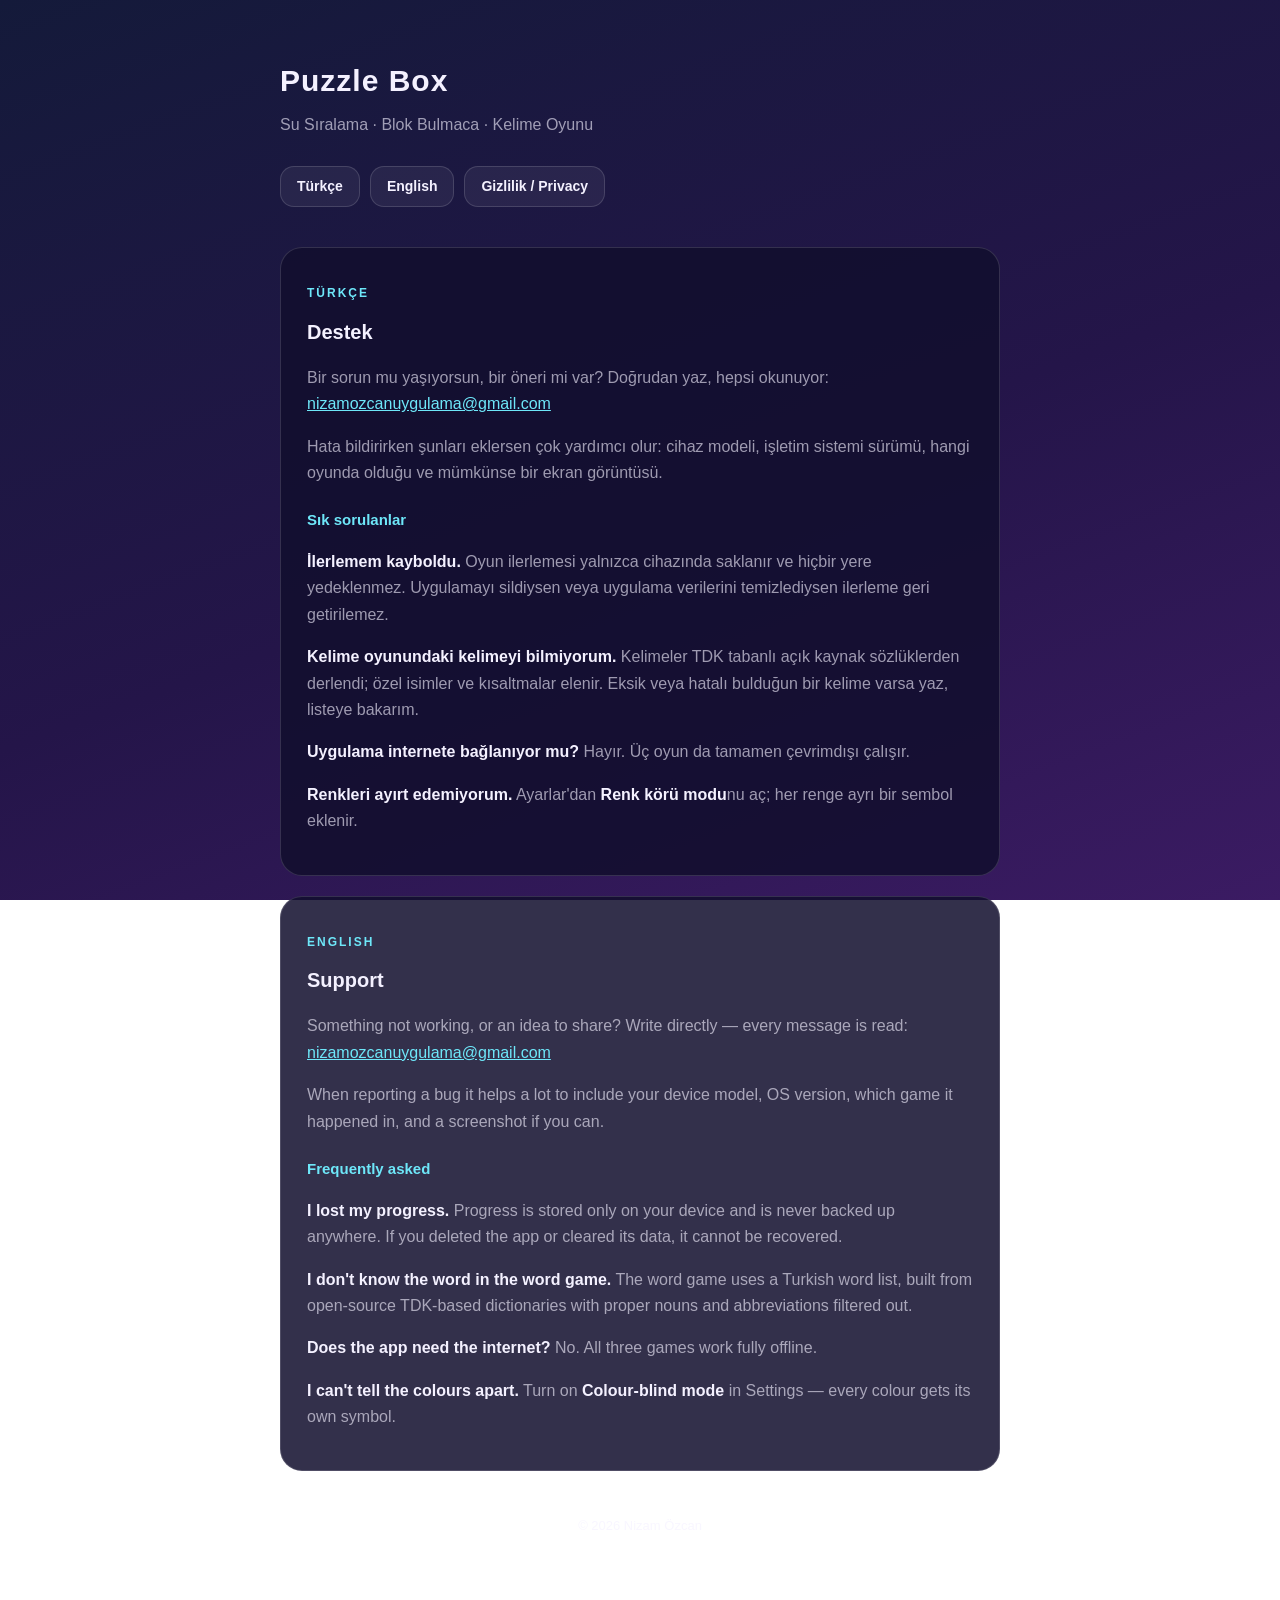
<file: index.html>
<!doctype html>
<html lang="tr">
<head>
<meta charset="utf-8">
<meta name="viewport" content="width=device-width, initial-scale=1">
<title>Puzzle Box — Destek / Support</title>
<link rel="stylesheet" href="style.css">
</head>
<body>
<div class="wrap">
  <header>
    <h1>Puzzle Box</h1>
    <p class="tagline">Su Sıralama · Blok Bulmaca · Kelime Oyunu</p>
    <nav>
      <a href="#tr">Türkçe</a>
      <a href="#en">English</a>
      <a href="privacy.html">Gizlilik / Privacy</a>
    </nav>
  </header>

  <section id="tr">
    <p class="lang">TÜRKÇE</p>
    <h2>Destek</h2>
    <p>
      Bir sorun mu yaşıyorsun, bir öneri mi var? Doğrudan yaz, hepsi okunuyor:
      <a href="mailto:nizamozcanuygulama@gmail.com">nizamozcanuygulama@gmail.com</a>
    </p>
    <p>
      Hata bildirirken şunları eklersen çok yardımcı olur: cihaz modeli,
      işletim sistemi sürümü, hangi oyunda olduğu ve mümkünse bir ekran görüntüsü.
    </p>

    <h3>Sık sorulanlar</h3>
    <p><strong>İlerlemem kayboldu.</strong> Oyun ilerlemesi yalnızca cihazında
      saklanır ve hiçbir yere yedeklenmez. Uygulamayı sildiysen veya uygulama
      verilerini temizlediysen ilerleme geri getirilemez.</p>
    <p><strong>Kelime oyunundaki kelimeyi bilmiyorum.</strong> Kelimeler TDK
      tabanlı açık kaynak sözlüklerden derlendi; özel isimler ve kısaltmalar
      elenir. Eksik veya hatalı bulduğun bir kelime varsa yaz, listeye bakarım.</p>
    <p><strong>Uygulama internete bağlanıyor mu?</strong> Hayır. Üç oyun da
      tamamen çevrimdışı çalışır.</p>
    <p><strong>Renkleri ayırt edemiyorum.</strong> Ayarlar'dan <strong>Renk körü
      modu</strong>nu aç; her renge ayrı bir sembol eklenir.</p>
  </section>

  <section id="en">
    <p class="lang">ENGLISH</p>
    <h2>Support</h2>
    <p>
      Something not working, or an idea to share? Write directly — every message
      is read:
      <a href="mailto:nizamozcanuygulama@gmail.com">nizamozcanuygulama@gmail.com</a>
    </p>
    <p>
      When reporting a bug it helps a lot to include your device model, OS
      version, which game it happened in, and a screenshot if you can.
    </p>

    <h3>Frequently asked</h3>
    <p><strong>I lost my progress.</strong> Progress is stored only on your
      device and is never backed up anywhere. If you deleted the app or cleared
      its data, it cannot be recovered.</p>
    <p><strong>I don't know the word in the word game.</strong> The word game
      uses a Turkish word list, built from open-source TDK-based dictionaries
      with proper nouns and abbreviations filtered out.</p>
    <p><strong>Does the app need the internet?</strong> No. All three games work
      fully offline.</p>
    <p><strong>I can't tell the colours apart.</strong> Turn on
      <strong>Colour-blind mode</strong> in Settings — every colour gets its own
      symbol.</p>
  </section>

  <footer>© 2026 Nizam Özcan</footer>
</div>
</body>
</html>
</file>
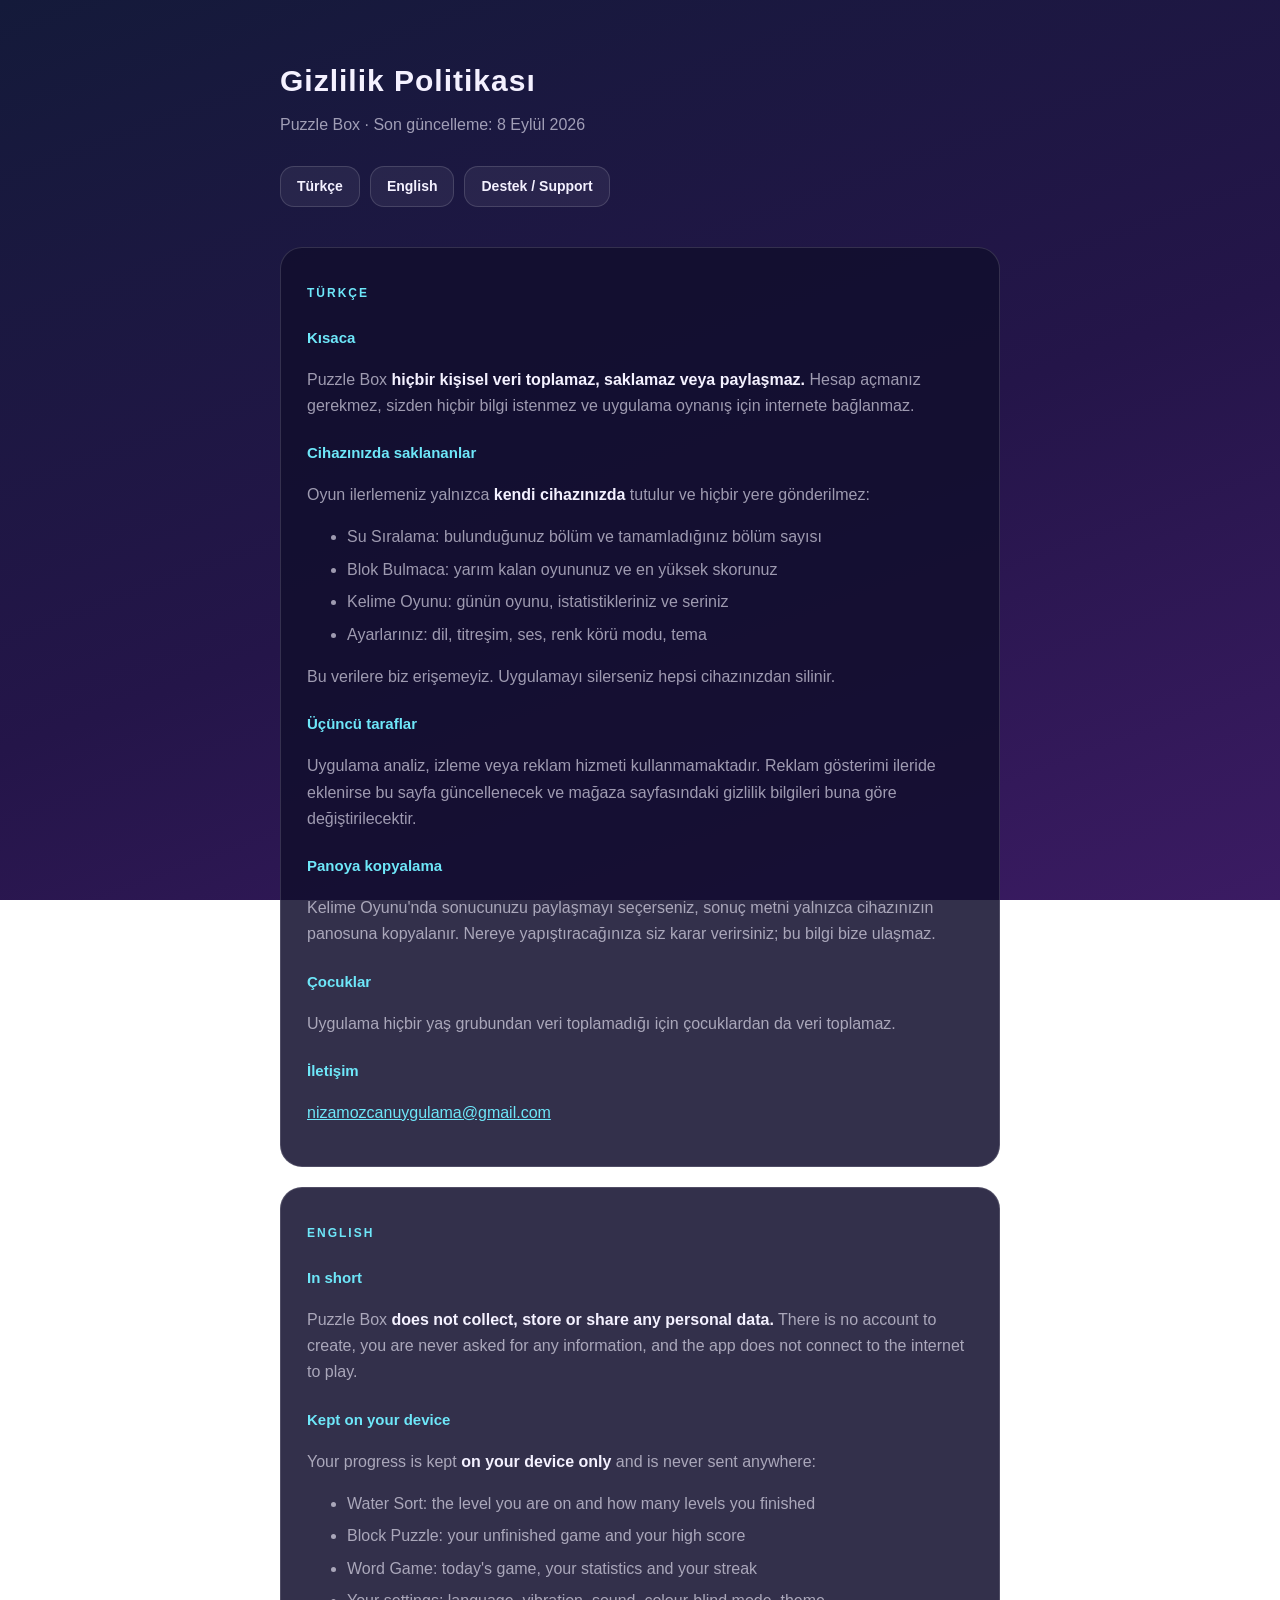
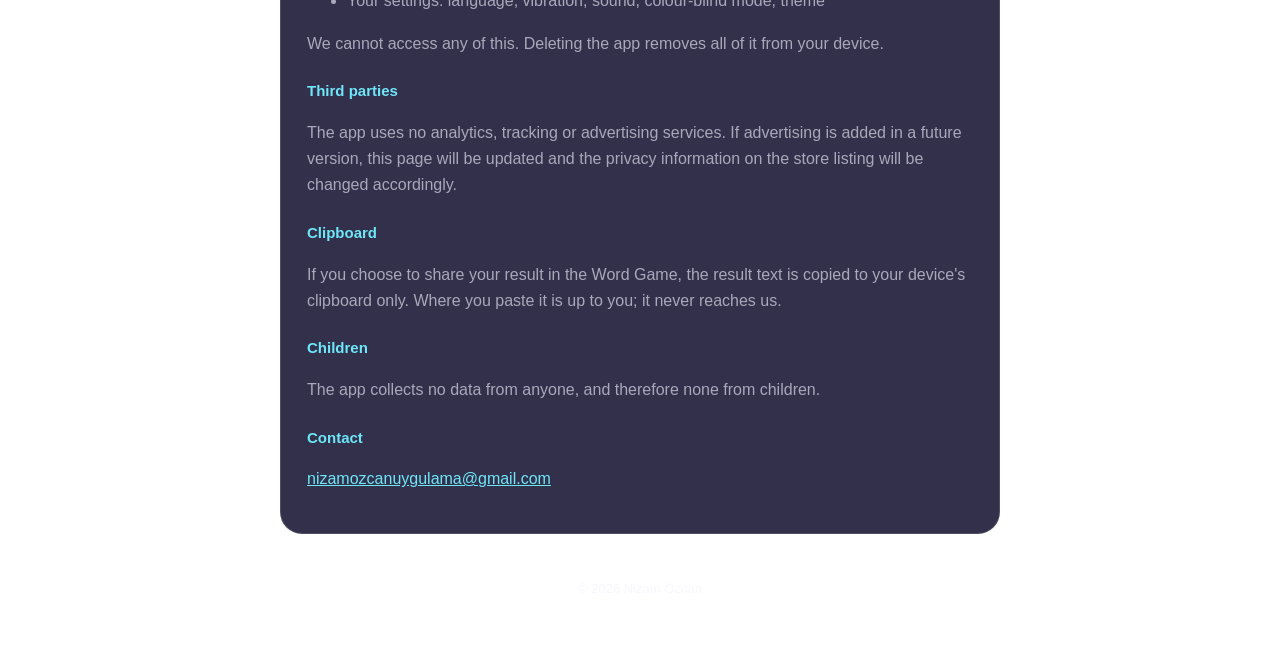
<file: privacy.html>
<!doctype html>
<html lang="tr">
<head>
<meta charset="utf-8">
<meta name="viewport" content="width=device-width, initial-scale=1">
<title>Puzzle Box — Gizlilik Politikası / Privacy Policy</title>
<link rel="stylesheet" href="style.css">
</head>
<body>
<div class="wrap">
  <header>
    <h1>Gizlilik Politikası</h1>
    <p class="tagline">Puzzle Box · Son güncelleme: 8 Eylül 2026</p>
    <nav>
      <a href="#tr">Türkçe</a>
      <a href="#en">English</a>
      <a href="index.html">Destek / Support</a>
    </nav>
  </header>

  <section id="tr">
    <p class="lang">TÜRKÇE</p>

    <h3>Kısaca</h3>
    <p>Puzzle Box <strong>hiçbir kişisel veri toplamaz, saklamaz veya
      paylaşmaz.</strong> Hesap açmanız gerekmez, sizden hiçbir bilgi istenmez
      ve uygulama oynanış için internete bağlanmaz.</p>

    <h3>Cihazınızda saklananlar</h3>
    <p>Oyun ilerlemeniz yalnızca <strong>kendi cihazınızda</strong> tutulur ve
      hiçbir yere gönderilmez:</p>
    <ul>
      <li>Su Sıralama: bulunduğunuz bölüm ve tamamladığınız bölüm sayısı</li>
      <li>Blok Bulmaca: yarım kalan oyununuz ve en yüksek skorunuz</li>
      <li>Kelime Oyunu: günün oyunu, istatistikleriniz ve seriniz</li>
      <li>Ayarlarınız: dil, titreşim, ses, renk körü modu, tema</li>
    </ul>
    <p>Bu verilere biz erişemeyiz. Uygulamayı silerseniz hepsi cihazınızdan
      silinir.</p>

    <h3>Üçüncü taraflar</h3>
    <p>Uygulama analiz, izleme veya reklam hizmeti kullanmamaktadır. Reklam
      gösterimi ileride eklenirse bu sayfa güncellenecek ve mağaza sayfasındaki
      gizlilik bilgileri buna göre değiştirilecektir.</p>

    <h3>Panoya kopyalama</h3>
    <p>Kelime Oyunu'nda sonucunuzu paylaşmayı seçerseniz, sonuç metni yalnızca
      cihazınızın panosuna kopyalanır. Nereye yapıştıracağınıza siz karar
      verirsiniz; bu bilgi bize ulaşmaz.</p>

    <h3>Çocuklar</h3>
    <p>Uygulama hiçbir yaş grubundan veri toplamadığı için çocuklardan da veri
      toplamaz.</p>

    <h3>İletişim</h3>
    <p><a href="mailto:nizamozcanuygulama@gmail.com">nizamozcanuygulama@gmail.com</a></p>
  </section>

  <section id="en">
    <p class="lang">ENGLISH</p>

    <h3>In short</h3>
    <p>Puzzle Box <strong>does not collect, store or share any personal
      data.</strong> There is no account to create, you are never asked for any
      information, and the app does not connect to the internet to play.</p>

    <h3>Kept on your device</h3>
    <p>Your progress is kept <strong>on your device only</strong> and is never
      sent anywhere:</p>
    <ul>
      <li>Water Sort: the level you are on and how many levels you finished</li>
      <li>Block Puzzle: your unfinished game and your high score</li>
      <li>Word Game: today's game, your statistics and your streak</li>
      <li>Your settings: language, vibration, sound, colour-blind mode, theme</li>
    </ul>
    <p>We cannot access any of this. Deleting the app removes all of it from
      your device.</p>

    <h3>Third parties</h3>
    <p>The app uses no analytics, tracking or advertising services. If
      advertising is added in a future version, this page will be updated and
      the privacy information on the store listing will be changed accordingly.</p>

    <h3>Clipboard</h3>
    <p>If you choose to share your result in the Word Game, the result text is
      copied to your device's clipboard only. Where you paste it is up to you;
      it never reaches us.</p>

    <h3>Children</h3>
    <p>The app collects no data from anyone, and therefore none from children.</p>

    <h3>Contact</h3>
    <p><a href="mailto:nizamozcanuygulama@gmail.com">nizamozcanuygulama@gmail.com</a></p>
  </section>

  <footer>© 2026 Nizam Özcan</footer>
</div>
</body>
</html>
</file>
<file: style.css>
:root {
  --bg-top: #141A3A;
  --bg-bottom: #3B1B63;
  --panel: rgba(18, 14, 46, 0.86);
  --border: rgba(255, 255, 255, 0.14);
  --text: #F4F1FF;
  --dim: rgba(244, 241, 255, 0.62);
  --accent: #6EE7F9;
}
* { box-sizing: border-box; }
body {
  margin: 0;
  padding: 0 20px 64px;
  background: linear-gradient(160deg, var(--bg-top), #241549 55%, var(--bg-bottom));
  background-attachment: fixed;
  color: var(--text);
  font: 16px/1.65 -apple-system, BlinkMacSystemFont, "Segoe UI", Roboto, sans-serif;
}
.wrap { max-width: 720px; margin: 0 auto; }
header { padding: 56px 0 8px; }
h1 { font-size: 30px; letter-spacing: 1px; margin: 0 0 6px; }
.tagline { color: var(--dim); margin: 0 0 28px; }
nav { display: flex; gap: 10px; flex-wrap: wrap; margin-bottom: 32px; }
nav a {
  color: var(--text); text-decoration: none; font-size: 14px; font-weight: 600;
  padding: 8px 16px; border: 1px solid var(--border); border-radius: 14px;
  background: rgba(255, 255, 255, 0.06);
}
nav a:hover { background: rgba(255, 255, 255, 0.12); }
section {
  background: var(--panel); border: 1px solid var(--border);
  border-radius: 22px; padding: 24px 26px; margin-bottom: 20px;
}
h2 { font-size: 20px; margin: 0 0 14px; }
h3 { font-size: 15px; margin: 22px 0 8px; color: var(--accent); }
p, li { color: var(--dim); }
li { margin-bottom: 6px; }
strong { color: var(--text); }
a { color: var(--accent); }
.lang { font-size: 12px; letter-spacing: 2px; color: var(--accent); font-weight: 800; }
footer { color: var(--dim); font-size: 13px; text-align: center; padding-top: 24px; }
</file>
